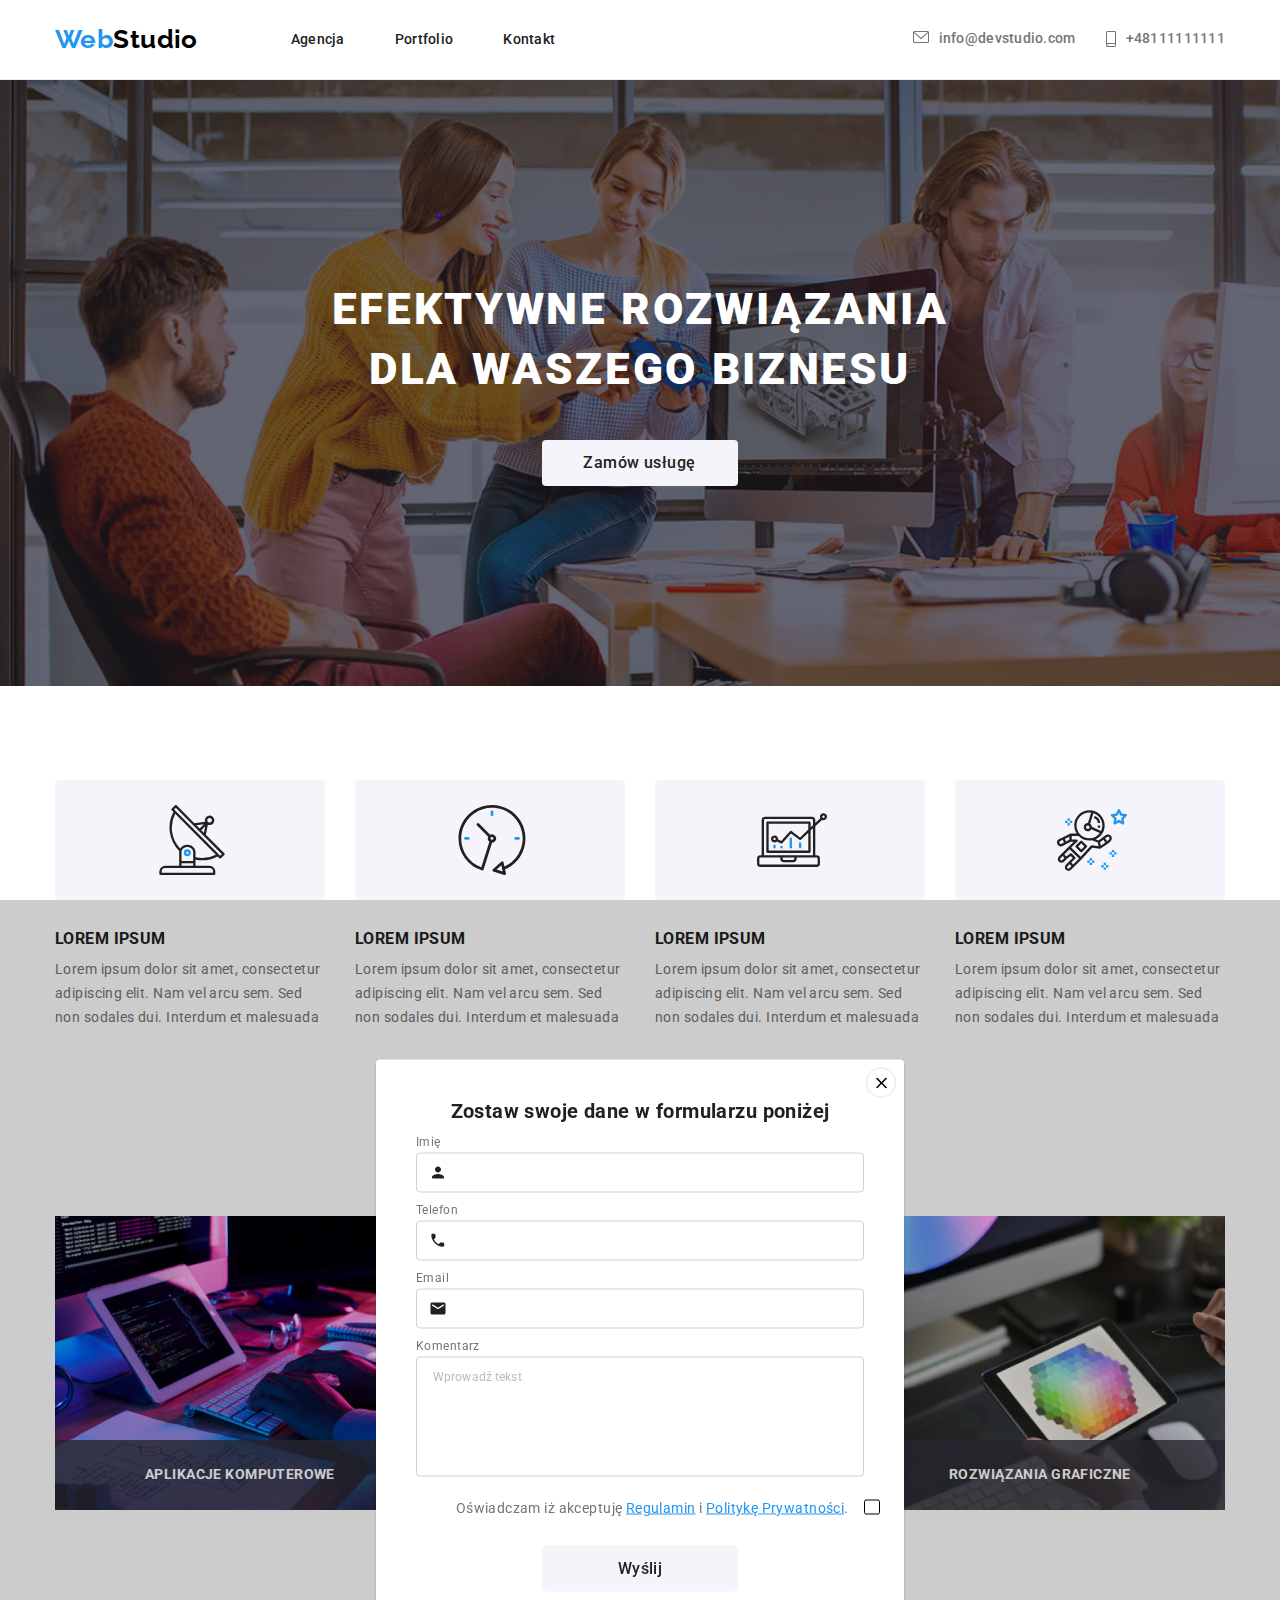
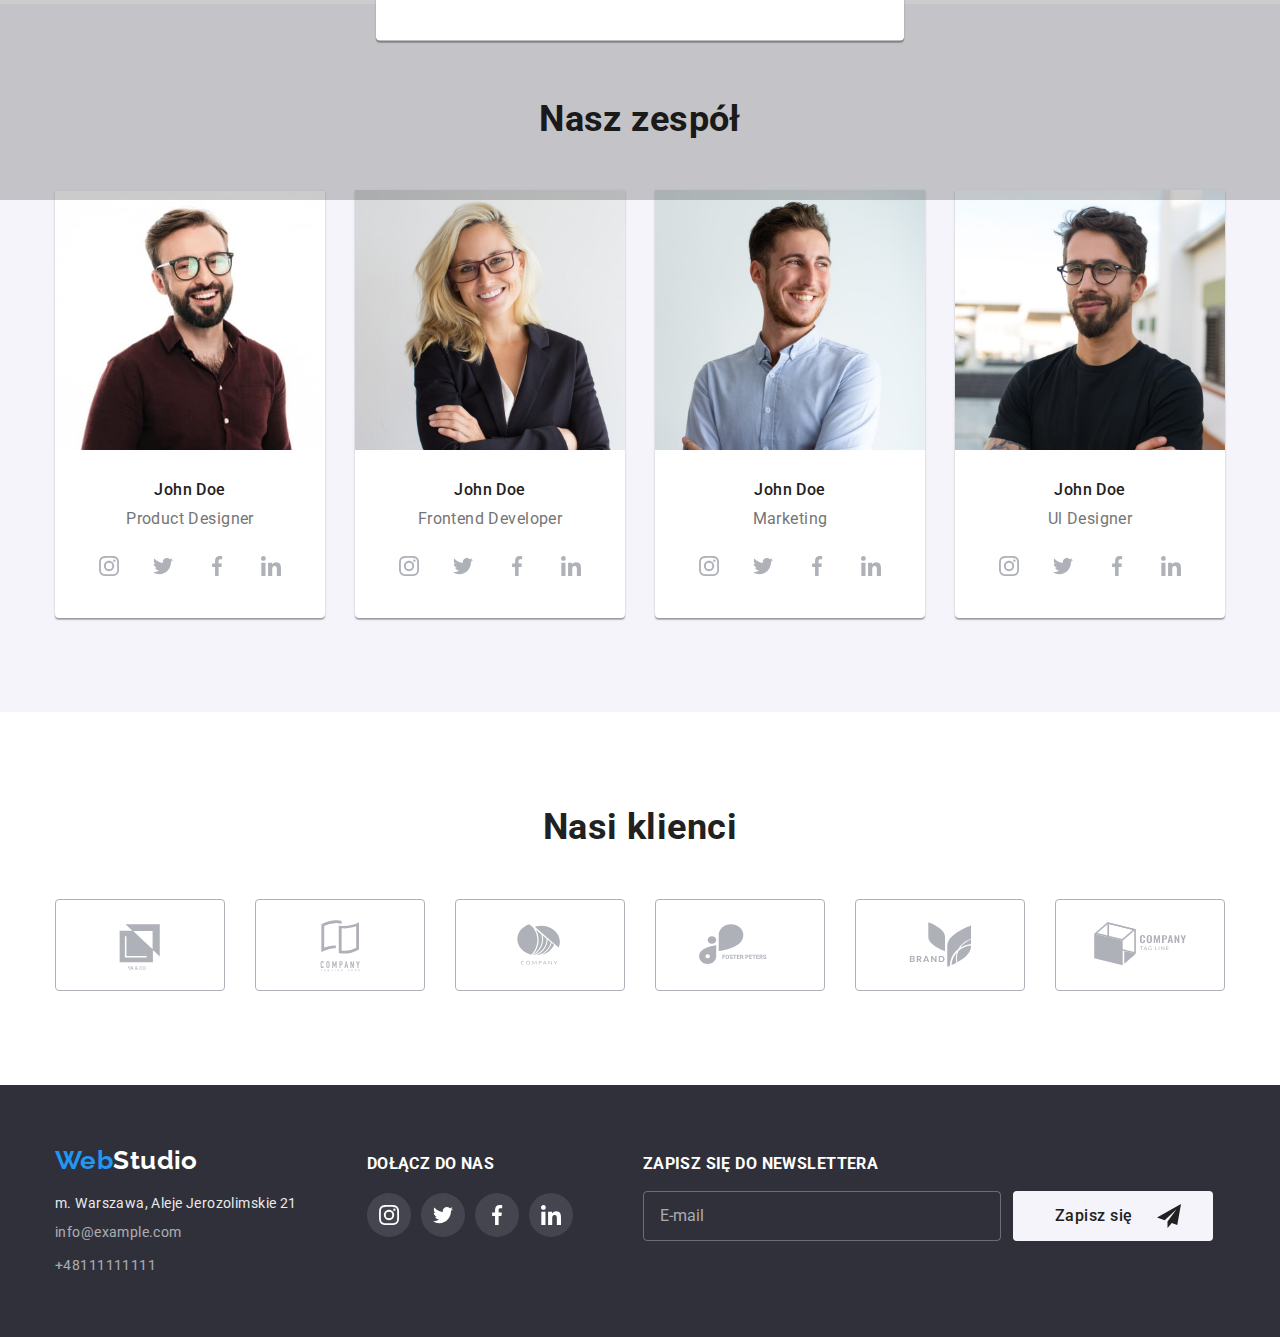
<file: index.html>
<!DOCTYPE html>
<html lang="en">
  <head>
    <meta charset="UTF-8" />
    <meta http-equiv="X-UA-Compatible" content="IE=edge" />
    <meta name="viewport" content="width=device-width, initial-scale=1.0" />
    <link
      rel="stylesheet"
      href="https://cdnjs.cloudflare.com/ajax/libs/modern-normalize/1.1.0/modern-normalize.min.css"
      integrity="sha512-wpPYUAdjBVSE4KJnH1VR1HeZfpl1ub8YT/NKx4PuQ5NmX2tKuGu6U/JRp5y+Y8XG2tV+wKQpNHVUX03MfMFn9Q=="
      crossorigin="anonymous"
      referrerpolicy="no-referrer"
    />
    <link rel="stylesheet" href="./css/main.min.css" />
    <link rel="preconnect" href="https://fonts.googleapis.com" />
    <link rel="preconnect" href="https://fonts.gstatic.com" crossorigin />
    <link
      href="https://fonts.googleapis.com/css2?family=Raleway:wght@700&family=Roboto:wght@400;500;700;900&display=swap"
      rel="stylesheet"
    />
    <title>Studio</title>
  </head>
  <body>
    <header class="header">
      <div class="container header--flex">
      <nav class="headerNav">
          <a
            class="logo animation"
            href="#"
            target="_blank"
            title="WebStudio"
            ><span class="logo--highlight">Web</span>Studio
          </a>
          <ul class="list headerNav__list">
            <li>
              <a
                class="headerNav__item animation"
                href="#"
                target="_self"
                title="Agencja"
              >
                Agencja</a
              >
            </li>
            <li>
              <a
                class="headerNav__item animation"
                href="./portfolio.html"
                target="_self"
                title="Portfolio"
                >Portfolio</a
              >
            </li>
            <li>
              <a
                class="headerNav__item animation"
                href="#"
                target="_self"
                title="Kontakt"
                >Kontakt</a
              >
            </li>
          </ul>
        </nav>
        <ul class="list">
          <li class="headerContact">
            <a class="headerContact__item animation" href="mailto:info@devstudio.com"
              ><svg class="headerContact__icon" width="16" height="12">
                <use xlink:href="./images/icons.svg#icon-envelope"></use>
              </svg>info@devstudio.com</a
            >
          </li>
          <li class="headerContact">
            <a class="headerContact__item animation" href="tel:+48111111111"
              ><svg class="headerContact__icon" width="10" height="16">
                <use xlink:href="./images/icons.svg#icon-phone"></use>
              </svg>+48111111111</a
            >
          </li>
        </ul>
        </div> 
      </header>
    <main>
      <section class="orderSection">
        <div class="container">
          <h1 class="orderSection__header">
            EFEKTYWNE ROZWIĄZANIA DLA WASZEGO BIZNESU
          </h1>
          <button
            class="button orderSection__button"
            type="button"
            data-modal-open
          >
            Zamów usługę
          </button>
          <div class="backdrop is-hidden" data-modal>
            <div class="modal">
              <button class="modal__closeButton" type="submit" data-modal-close>
              <svg
                class="modal__closeIcon"
                >
              <use xlink:href="./images/icons.svg#icon-x" />
              </svg>
            </button>
              <p class="modal__header">Zostaw swoje dane w formularzu poniżej</p>
              <form>
                <div class="modalForm">
                  <label class="modalForm__label" for="name">Imię</label>
                  <fieldset class="modalForm__fieldset">
                    <svg class="modalForm__icon" width="18" height="18">
                      <use xlink:href="./images/icons.svg#icon-person-form" />
                    </svg>
                    <input
                      class="modalForm__input"
                      id="name"
                      type="text"
                      name="name"
                      required
                    />
                  </fieldset>
                </div>
                <div class="modalForm">
                  <label class="modalForm__label" for="phone">Telefon</label>
                  <fieldset class="modalForm__fieldset">
                    <svg class="modalForm__icon" width="18" height="18">
                      <use xlink:href="./images/icons.svg#icon-phone-form" />
                    </svg>
                    <input
                      class="modalForm__input"
                      id="phone"
                      type="tel"
                      name="phone"
                      required
                    />
                  </fieldset>
                </div>
                <div class="modalForm">
                  <label class="modalForm__label" for="email">Email</label>
                  <fieldset class="modalForm__fieldset">
                    <svg class="modalForm__icon" width="18" height="18">
                      <use xlink:href="./images/icons.svg#icon-email-form" />
                    </svg>
                    <input
                      class="modalForm__input"
                      id="email"
                      type="email"
                      name="email"
                      required
                    />
                  </fieldset>
                </div>
                <label class="modalForm__label" for="comment">Komentarz</label>
                <textarea
                  class="modalForm__textarea"
                  id="comment"
                  name="comment"
                  placeholder="Wprowadź tekst"
                ></textarea>
                <label  class="modalAgreement">
                  <input class="modalAgreement__checkbox" type="checkbox" name="agreement" required />
                  <span class="modalAgreement__checked">
                    <svg class="modalAgreement__checkmark">
                      <use xlink:href="./images/icons.svg#icon-check" />
                    </svg>
                  </span>Oświadczam iż akceptuję
                  <a class="modalForm__link" href="#" target="_blank" title="Regulamin" >
                    Regulamin</a
                  >
                  i
                  <a class="modalForm__link" href="#" target="_blank" title="Polityka prywatności">
                    Politykę Prywatności</a
                  >.
                </label>
                <button class="button modalForm__button" type="submit">
                  Wyślij
                </button>
              </form>
            </div>
          </div>
        </div>
      </section>
      <div class="container">
        <section class="section">
          <ul class="list">
            <li>
              <div class="loremItem">
                <svg class="loremItem__icon" width="70" height="70">
                  <use xlink:href="./images/icons.svg#icon-antenna"></use>
                </svg>
              </div>
              <h3 class="loremItem__title">LOREM IPSUM</h3>
              <p class="loremItem__desc">
                Lorem ipsum dolor sit amet, consectetur adipiscing elit. Nam vel
                arcu sem. Sed non sodales dui. Interdum et malesuada
              </p>
            </li>
            <li>
              <div class="loremItem">
                <svg class="loremItem__icon" width="70" height="70">
                  <use xlink:href="./images/icons.svg#icon-clock"></use>
                </svg>
              </div>
              <h3 class="loremItem__title">LOREM IPSUM</h3>
              <p class="loremItem__desc">
                Lorem ipsum dolor sit amet, consectetur adipiscing elit. Nam vel
                arcu sem. Sed non sodales dui. Interdum et malesuada
              </p>
            </li>
            <li>
              <div class="loremItem">
                <svg class="loremItem__icon" width="70" height="70">
                  <use xlink:href="./images/icons.svg#icon-diagram"></use>
                </svg>
              </div>
              <h3 class="loremItem__title">LOREM IPSUM</h3>
              <p class="loremItem__desc">
                Lorem ipsum dolor sit amet, consectetur adipiscing elit. Nam vel
                arcu sem. Sed non sodales dui. Interdum et malesuada
              </p>
            </li>
            <li>
              <div class="loremItem">
                <svg class="loremItem__icon" width="70" height="70">
                  <use xlink:href="./images/icons.svg#icon-astronaut"></use>
                </svg>
              </div>
              <h3 class="loremItem__title">LOREM IPSUM</h3>
              <p class="loremItem__desc">
                Lorem ipsum dolor sit amet, consectetur adipiscing elit. Nam vel
                arcu sem. Sed non sodales dui. Interdum et malesuada
              </p>
            </li>
          </ul>
          <div class="services">
            <h2 class="sectionTitle">Czym się zajmujemy</h2>
            <ul class="list">
              <li class="services__photo">
                <img
                  src="./images/first-developer-at-work.jpg"
                  width="370"
                  height="294"
                  alt="zdjęcie programisty piszącego kod"
                  title="zdjęcie programisty piszącego kod"
                />
                <p class="services__desc">APLIKACJE KOMPUTEROWE</p>
              </li>
              <li class="services__photo">
                <img
                  src="./images/second-developer-at-work.jpg"
                  width="370"
                  height="294"
                  alt="zdjęcie programisty projektującego aplikację"
                  title="zdjęcie programisty projektującego aplikację"
                />
                <p class="services__desc">APLIKACJE MOBILNE</p>
              </li>
              <li class="services__photo">
                <img
                  src="./images/third-developer-at-work.jpg"
                  width="370"
                  height="294"
                  alt="zdjęcie programisty pracującego nad szatą graficzną"
                  title="zdjęcie programisty pracującego nad szatą graficzną"
                />
                <p class="services__desc">ROZWIĄZANIA GRAFICZNE</p>
              </li>
            </ul>
          </div>
        </section>
       </div>
      <div class="member">
      <section class="section">
        <div class="container">
          <h2 class="sectionTitle">Nasz zespół</h2>
          <ul class="list">
            <li class="member__card">
              <img
                src="./images/photo-product-designer.jpg"
                width="270"
                height="260"
                alt="zdjęcie Product Designera"
                title="zdjęcie Product Designera"
              />
              <div class="member__desc">
                <h3 class="member__name">John Doe</h3>
                <p class="member__role">Product Designer</p>
                <ul class="socials-icons">
                  <li>
                    <a
                      class="memberSocials"
                      href="#"
                      target="_blank"
                      title="John Doe Instagram"
                    >
                      <svg class="memberSocials__icon" width="20" height="20">
                        <use
                          xlink:href="./images/icons.svg#icon-instagram"
                        ></use>
                      </svg>
                    </a>
                  </li>
                  <li>
                    <a
                      class="memberSocials"
                      href="#"
                      target="_blank"
                      title="John Doe Twitter"
                    >
                      <svg class="memberSocials__icon" width="20" height="20">
                        <use xlink:href="./images/icons.svg#icon-twitter"></use>
                      </svg>
                    </a>
                  </li>
                  <li>
                    <a
                      class="memberSocials"
                      href="#"
                      target="_blank"
                      title="John Doe Facebook"
                    >
                      <svg class="memberSocials__icon" width="20" height="20">
                        <use
                          xlink:href="./images/icons.svg#icon-facebook"
                        ></use>
                      </svg>
                    </a>
                  </li>
                  <li>
                    <a
                      class="memberSocials"
                      href="#"
                      target="_blank"
                      title="John Doe In"
                    >
                      <svg class="memberSocials__icon" width="20" height="20">
                        <use
                          xlink:href="./images/icons.svg#icon-linkedin"
                        ></use>
                      </svg>
                    </a>
                  </li>
                </ul>
              </div>
            </li>
            <li class="member__card">
              <img
                src="./images/photo-frontend-developer.jpg"
                width="270"
                height="260"
                alt="zdjęcie Frontend Developera"
                title="zdjęcie Frontend Developera"
              />
              <div class="member__desc">
                <h3 class="member__name">John Doe</h3>
                <p class="member__role">Frontend Developer</p>
                <ul class="socials-icons">
                  <li>
                    <a
                      class="memberSocials"
                      href="#"
                      target="_blank"
                      title="John Doe Instagram"
                    >
                      <svg class="memberSocials__icon" width="20" height="20">
                        <use
                          xlink:href="./images/icons.svg#icon-instagram"
                        ></use>
                      </svg>
                    </a>
                  </li>
                  <li>
                    <a
                      class="memberSocials"
                      href="#"
                      target="_blank"
                      title="John Doe Twitter"
                    >
                      <svg class="memberSocials__icon" width="20" height="20">
                        <use xlink:href="./images/icons.svg#icon-twitter"></use>
                      </svg>
                    </a>
                  </li>
                  <li>
                    <a
                      class="memberSocials"
                      href="#"
                      target="_blank"
                      title="John Doe Facebook"
                    >
                      <svg class="memberSocials__icon" width="20" height="20">
                        <use
                          xlink:href="./images/icons.svg#icon-facebook"
                        ></use>
                      </svg>
                    </a>
                  </li>
                  <li>
                    <a
                      class="memberSocials"
                      href="#"
                      target="_blank"
                      title="John Doe In"
                    >
                      <svg class="memberSocials__icon" width="20" height="20">
                        <use
                          xlink:href="./images/icons.svg#icon-linkedin"
                        ></use>
                      </svg>
                    </a>
                  </li>
                </ul>
              </div>
            </li>
            <li class="member__card">
              <img
                src="./images/photo-marketing.jpg"
                width="270"
                height="260"
                alt="zdjęcie specjalisty ds marketingu"
                title="zdjęcie specjalisty ds marketingu"
              />
              <div class="member__desc">
                <h3 class="member__name">John Doe</h3>
                <p class="member__role">Marketing</p>
                <ul class="socials-icons">
                  <li>
                    <a
                      class="memberSocials"
                      href="#"
                      target="_blank"
                      title="John Doe Instagram"
                    >
                      <svg class="memberSocials__icon" width="20" height="20">
                        <use
                          xlink:href="./images/icons.svg#icon-instagram"
                        ></use>
                      </svg>
                    </a>
                  </li>
                  <li>
                    <a
                      class="memberSocials"
                      href="#"
                      target="_blank"
                      title="John Doe Twitter"
                    >
                      <svg class="memberSocials__icon" width="20" height="20">
                        <use xlink:href="./images/icons.svg#icon-twitter"></use>
                      </svg>
                    </a>
                  </li>
                  <li>
                    <a
                      class="memberSocials"
                      href="#"
                      target="_blank"
                      title="John Doe Facebook"
                    >
                      <svg class="memberSocials__icon" width="20" height="20">
                        <use
                          xlink:href="./images/icons.svg#icon-facebook"
                        ></use>
                      </svg>
                    </a>
                  </li>
                  <li>
                    <a
                      class="memberSocials"
                      href="#"
                      target="_blank"
                      title="John Doe In"
                    >
                      <svg class="memberSocials__icon" width="20" height="20">
                        <use
                          xlink:href="./images/icons.svg#icon-linkedin"
                        ></use>
                      </svg>
                    </a>
                  </li>
                </ul>
              </div>
            </li>
            <li class="member__card">
              <img
                src="./images/photo-ul-designer.jpg"
                width="270"
                height="260"
                alt="zdjęcie Ul Designera"
                title="zdjęcie Ul Designera"
              />
              <div class="member__desc">
                <h3 class="member__name">John Doe</h3>
                <p class="member__role">Ul Designer</p>
                <ul class="socials-icons">
                  <li>
                    <a
                      class="memberSocials"
                      href="#"
                      target="_blank"
                      title="John Doe Instagram"
                    >
                      <svg class="memberSocials__icon" width="20" height="20">
                        <use
                          xlink:href="./images/icons.svg#icon-instagram"
                        ></use>
                      </svg>
                    </a>
                  </li>
                  <li>
                    <a
                      class="memberSocials"
                      href="#"
                      target="_blank"
                      title="John Doe Twitter"
                    >
                      <svg class="memberSocials__icon" width="20" height="20">
                        <use xlink:href="./images/icons.svg#icon-twitter"></use>
                      </svg>
                    </a>
                  </li>
                  <li>
                    <a
                      class="memberSocials"
                      href="#"
                      target="_blank"
                      title="John Doe Facebook"
                    >
                      <svg class="memberSocials__icon" width="20" height="20">
                        <use
                          xlink:href="./images/icons.svg#icon-facebook"
                        ></use>
                      </svg>
                    </a>
                  </li>
                  <li>
                    <a
                      class="memberSocials"
                      href="#"
                      target="_blank"
                      title="John Doe In"
                    >
                      <svg class="memberSocials__icon" width="20" height="20">
                        <use
                          xlink:href="./images/icons.svg#icon-linkedin"
                        ></use>
                      </svg>
                    </a>
                  </li>
                </ul>
              </div>
            </li>
          </ul>
        </div>
      </section>
    </div>
      <section class="section">
        <div class="container">
          <h2 class="sectionTitle">Nasi klienci</h2>
          <ul class="list">
            <li>
              <a
                class="clientLogo"
                href="#"
                target="_blank"
                title="First client site"
              >
                <svg class="clientLogo__icon">
                  <use xlink:href="./images/icons.svg#icon-client-first"></use>
                </svg>
              </a>
            </li>
            <li>
              <a
                class="clientLogo"
                href="#"
                target="_blank"
                title="Second client site"
              >
                <svg class="clientLogo__icon">
                  <use xlink:href="./images/icons.svg#icon-client-second"></use>
                </svg>
              </a>
            </li>
            <li>
              <a
                class="clientLogo"
                href="#"
                target="_blank"
                title="Third client site"
              >
                <svg class="clientLogo__icon">
                  <use xlink:href="./images/icons.svg#icon-client-third"></use>
                </svg>
              </a>
            </li>
            <li>
              <a
                class="clientLogo"
                href="#"
                target="_blank"
                title="Fourth client site"
              >
                <svg class="clientLogo__icon">
                  <use xlink:href="./images/icons.svg#icon-client-fourth"></use>
                </svg>
              </a>
            </li>
            <li>
              <a
                class="clientLogo"
                href="#"
                target="_blank"
                title="Fifth client site"
              >
                <svg class="clientLogo__icon">
                  <use xlink:href="./images/icons.svg#icon-client-fifth"></use>
                </svg>
              </a>
            </li>
            <li>
              <a
                class="clientLogo"
                href="#"
                target="_blank"
                title="Sixth client site"
              >
                <svg class="clientLogo__icon">
                  <use xlink:href="./images/icons.svg#icon-cilent-sixth"></use>
                </svg>
              </a>
            </li>
          </ul>
        </div>
      </section>
    </main>
    <footer class="footer">
      <div class="container footer--flex">
        <div>
          <a
            class="logo animation"
            href="#"
            target="_blank"
            title="WebStudio"
            ><span class="logo--highlight">Web</span
            ><span class="logo--whitening">Studio</span></a
          >
          <ul class="footerContact">
            <li>
              <address class="footerContact__item--address-style">
                m. Warszawa, Aleje Jerozolimskie 21
              </address>
            </li>
            <li>
              <a
                class="footerContact__item animation"
                href="mailto:info@example.com"
                >info@example.com</a
              >
            </li>
            <li>
              <a
                class="footerContact__item animation"
                href="tel:+48111111111"
                >+48111111111</a
              >
            </li>
          </ul>
        </div>
        <div>
          <h3 class="footerSocials__header">DOŁĄCZ DO NAS</h3>
          <ul class="socials-icons">
            <li>
              <a
                class="footerSocials"
                href="#"
                target="_blank"
                title="Instagram"
              >
                <svg class="footerSocials__icon" width="20" height="20">
                  <use xlink:href="./images/icons.svg#icon-instagram"></use>
                </svg>
              </a>
            </li>
            <li>
              <a class="footerSocials" href="#" target="_blank" title="Twitter">
                <svg class="footerSocials__icon" width="20" height="20">
                  <use xlink:href="./images/icons.svg#icon-twitter"></use>
                </svg>
              </a>
            </li>
            <li>
              <a
                class="footerSocials"
                href="#"
                target="_blank"
                title="Facebook"
              >
                <svg class="footerSocials__icon" width="20" height="20">
                  <use xlink:href="./images/icons.svg#icon-facebook"></use>
                </svg>
              </a>
            </li>
            <li>
              <a class="footerSocials" href="#" target="_blank" title="In">
                <svg class="footerSocials__icon" width="20" height="20">
                  <use xlink:href="./images/icons.svg#icon-linkedin"></use>
                </svg>
              </a>
            </li>
          </ul>
        </div>
        <form class="footerForm">
          <label class="footerForm__label" for="e-mail" 
            >ZAPISZ SIĘ DO NEWSLETTERA</label
          >
          <input
            id="e-mail"
            class="footerForm__input"
            type="email"
            name="email"
            placeholder="E-mail"
          />
          <button class="button footerForm__button" type="submit">
            Zapisz się
            <svg class="footerForm__icon" width="24" height="24">
              <use xlink:href="./images/icons.svg#icon-send"></use>
            </svg>
          </button>
        </form>
      </div>
    </footer>
    <script src="./js/modal.js"></script>
  </body>
</html>
</file>
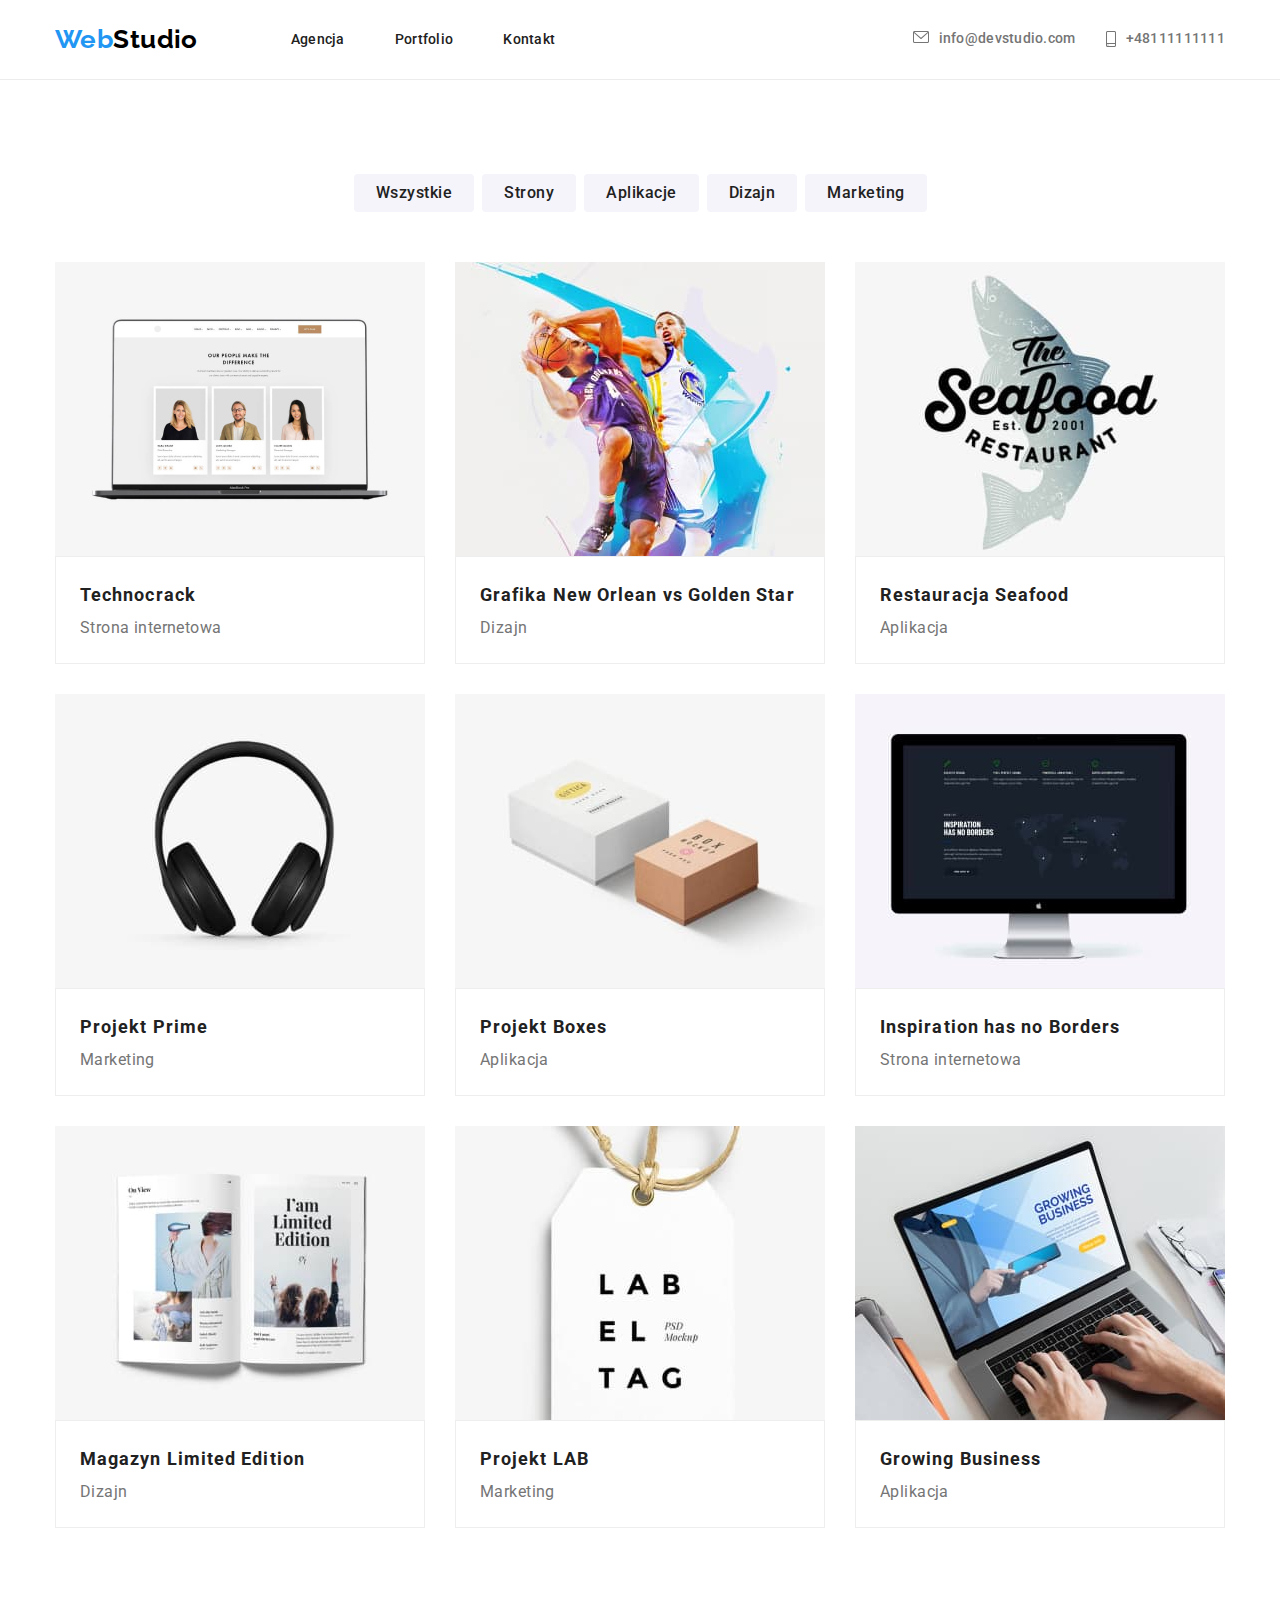
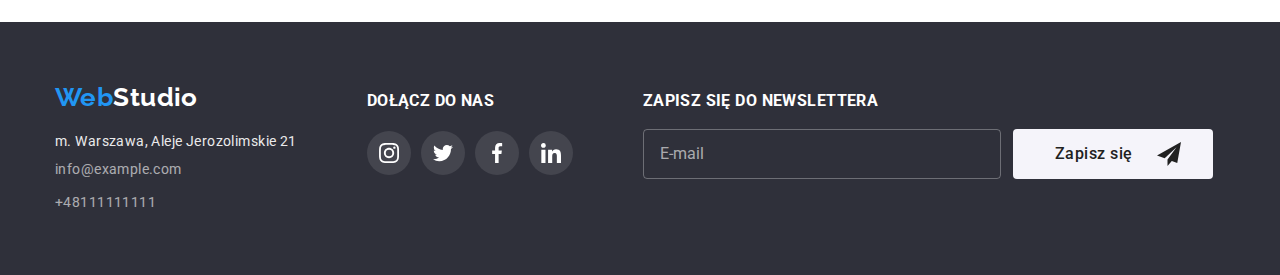
<file: portfolio.html>
<!DOCTYPE html>
<html lang="en">
  <head>
    <meta charset="UTF-8" />
    <meta http-equiv="X-UA-Compatible" content="IE=edge" />
    <meta name="viewport" content="width=device-width, initial-scale=1.0" />
    <title>Portfolio</title>
    <link rel="stylesheet" href="./css/main.min.css" />
    <link rel="preconnect" href="https://fonts.googleapis.com" />
    <link rel="preconnect" href="https://fonts.gstatic.com" crossorigin />
    <link
      href="https://fonts.googleapis.com/css2?family=Raleway:wght@700&family=Roboto:wght@400;500;700;900&display=swap"
      rel="stylesheet"
    />
  </head>
  <body>
    <header class="header">
      <div class="container header--flex">
      <headerNav class="headerNav">
          <a
            class="logo animation"
            href="#"
            target="_blank"
            title="WebStudio"
            ><span class="logo--highlight">Web</span>Studio
          </a>
          <ul class="list headerNav__list">
            <li>
              <a
                class="headerNav__item animation"
                href="./index.html"
                target="_self"
                title="Agencja"
              >
                Agencja</a
              >
            </li>
            <li>
              <a
                class="headerNav__item animation"
                href="#"
                target="_self"
                title="Portfolio"
                >Portfolio</a
              >
            </li>
            <li>
              <a
                class="headerNav__item animation"
                href="#"
                target="_self"
                title="Kontakt"
                >Kontakt</a
              >
            </li>
          </ul>
        </headerNav>
        <ul class="list">
          <li class="headerContact">
            <a class="headerContact__item animation" href="mailto:info@devstudio.com"
              ><svg class="headerContact__icon" width="16" height="12">
                <use xlink:href="./images/icons.svg#icon-envelope"></use>
              </svg>info@devstudio.com</a
            >
          </li>
          <li class="headerContact">
            <a class="headerContact__item animation" href="tel:+48111111111"
              ><svg class="headerContact__icon" width="10" height="16">
                <use xlink:href="./images/icons.svg#icon-phone"></use>
              </svg>+48111111111</a
            >
          </li>
        </ul>
        </div> 
      </header>
      <main class="container">
        <section class="section">
          <div class="portfolioNav">
          <ul class="list portfolioNav__list">
            <li>
              <button class="button" type="button">Wszystkie</button>
            </li>
            <li><button class="button" type="button">Strony</button></li>
            <li>
              <button class="button" type="button">Aplikacje</button>
            </li>
            <li><button class="button" type="button">Dizajn</button></li>
            <li>
              <button class="button" type="button">Marketing</button>
            </li>
          </ul>
          </div>
          <div class="project">
            <ul class="list project__list">
              <li>
                <a class="project__link" href="#">
                  <div class="project__photo">
                  <img
                    src="./images/photo-technocrack.jpg"
                    width="370"
                    height="294"
                    alt="strona startowa Technocrack"
                    title="zdjęcie strony startowej Technocrack"
                  />
                  <div class="overlay">
                    <p class="overlay__text">
                      Technocrack jest popularną platformą wykorzystywaną do
                      rozpowszechniania koronawirusa. Firmy wykorzystują tę
                      platformę do celów szpiegowskich i ataków na
                      niezabezpieczone serwery konkurencji
                    </p>
                  </div>
                  </div>
                  <div class="project__desc">
                    <h3 class="project__title">Technocrack</h3>
                    <p class="project__type">Strona internetowa</p>
                  </div>
                </a>
              </li>
              <li>
                <a class="project__link" href="#">
                  <div class="project__photo">
                    <img
                    src="./images/photo-basket.jpg"
                    width="370"
                    height="294"
                    alt="grafika New Orlean vs. Golden Star"
                    title="grafika New Orlean vs. Golden Star"
                    />
                    <div class="overlay">
                      <p class="overlay__text">
                      Technocrack jest popularną platformą wykorzystywaną do
                      rozpowszechniania koronawirusa. Firmy wykorzystują tę
                      platformę do celów szpiegowskich i ataków na
                      niezabezpieczone serwery konkurencji
                      </p>
                    </div>
                  </div>
                  <div class="project__desc">
                    <h3 class="project__title"
                      >Grafika New Orlean vs Golden Star</h3>
                    <p class="project__type">Dizajn</p>
                  </div>
                </a>
              </li>
              <li>
                <a class="project__link" href="#">
                  <div class="project__photo">
                  <img
                    src="./images/photo-seafood.jpg"
                    width="370"
                    height="294"
                    alt="logo restauracji Seafood"
                    title="logo restauracji Seafood"
                  />
                  <div class="overlay">
                    <p class="overlay__text">
                      Technocrack jest popularną platformą wykorzystywaną do
                      rozpowszechniania koronawirusa. Firmy wykorzystują tę
                      platformę do celów szpiegowskich i ataków na
                      niezabezpieczone serwery konkurencji
                    </p>
                  </div>
                </div>
                  <div class="project__desc">
                    <h3 class="project__title">Restauracja Seafood</h3>
                    <p class="project__type">Aplikacja</p>
                  </div>
                </a>
              </li>
              <li>
                <a class="project__link" href="#">
                  <div class="project__photo">
                  <img
                    src="./images/photo-headphones.jpg"
                    width="370"
                    height="294"
                    alt="zdjęcie słuchawek nausznych"
                    title="zdjęcie słuchawek nausznych"
                  />
                  <div class="overlay">
                    <p class="overlay__text">
                      Technocrack jest popularną platformą wykorzystywaną do
                      rozpowszechniania koronawirusa. Firmy wykorzystują tę
                      platformę do celów szpiegowskich i ataków na
                      niezabezpieczone serwery konkurencji
                    </p>
                  </div>
                </div>
                  <div class="project__desc">
                    <h3 class="project__title">Projekt Prime</h3>
                    <p class="project__type">Marketing</p>
                  </div>
                </a>
              </li>
              <li>
                <a class="project__link" href="#">
                  <div class="project__photo">
                  <img
                    src="./images/photo-boxes.jpg"
                    width="370"
                    height="294"
                    alt="zdjęcie opakowań"
                    title="zdjęcie opakowań"
                  />
                  <div class="overlay">
                    <p class="overlay__text">
                      Technocrack jest popularną platformą wykorzystywaną do
                      rozpowszechniania koronawirusa. Firmy wykorzystują tę
                      platformę do celów szpiegowskich i ataków na
                      niezabezpieczone serwery konkurencji
                    </p>
                  </div>
                  </div>
                  <div class="project__desc">
                    <h3 class="project__title">Projekt Boxes</h3>
                    <p class="project__type">Aplikacja</p>
                  </div>
                </a>
              </li>
              <li>
                <a class="project__link" href="#">
                  <div class="project__photo">
                  <img
                    src="./images/photo-noborders.jpg"
                    width="370"
                    height="294"
                    alt="zdjęcie strony startowej No Borders"
                    title="zdjęcie strony startowej No Borders"
                  />
                  <div class="overlay">
                    <p class="overlay__text">
                      Technocrack jest popularną platformą wykorzystywaną do
                      rozpowszechniania koronawirusa. Firmy wykorzystują tę
                      platformę do celów szpiegowskich i ataków na
                      niezabezpieczone serwery konkurencji
                    </p>
                  </div>
                  </div>
                  <div class="project__desc">
                    <h3 class="project__title"
                      >Inspiration has no Borders</h3
                    >
                    <p class="project__type">Strona internetowa</p>
                  </div>
                </a>
              </li>
              <li>
                <a class="project__link" href="#">
                  <div class="project__photo">
                  <img
                    src="./images/photo-magazyn.jpg"
                    width="370"
                    height="294"
                    alt="zdjęcie magazynu Limited Edition"
                    title="zdjęcie magazynu Limited Edition"
                  />
                  <div class="overlay">
                    <p class="overlay__text">
                      Technocrack jest popularną platformą wykorzystywaną do
                      rozpowszechniania koronawirusa. Firmy wykorzystują tę
                      platformę do celów szpiegowskich i ataków na
                      niezabezpieczone serwery konkurencji
                    </p>
                  </div>
                  </div>
                  <div class="project__desc">
                    <h3 class="project__title">
                      Magazyn Limited Edition</h3
                    >
                    <p class="project__type">Dizajn</p>
                  </div>
                </a>
              </li>
              <li>
                <a class="project__link" href="#">
                  <div class="project__photo">
                  <img
                    src="./images/photo-lab.jpg"
                    width="370"
                    height="294"
                    alt="zdjęcie etykiety LAB"
                    title="zdjęcie etykiety LAB"
                  />
                  <div class="overlay">
                    <p class="overlay__text">
                      Technocrack jest popularną platformą wykorzystywaną do
                      rozpowszechniania koronawirusa. Firmy wykorzystują tę
                      platformę do celów szpiegowskich i ataków na
                      niezabezpieczone serwery konkurencji
                    </p>
                  </div>
                  </div>
                  <div class="project__desc">
                    <h3 class="project__title">Projekt LAB</h3>
                    <p class="project__type">Marketing</p>
                  </div>
                </a>
              </li>
              <li>
                <a class="project__link" href="#">
                  <div class="project__photo">
                  <img
                    src="./images/photo-business.jpg"
                    width="370"
                    height="294"
                    alt="zdjęcie aplikacji Growing Business"
                    title="zdjęcie aplikacji Growing Business"
                  />
                  <div class="overlay">
                    <p class="overlay__text">
                      Technocrack jest popularną platformą wykorzystywaną do
                      rozpowszechniania koronawirusa. Firmy wykorzystują tę
                      platformę do celów szpiegowskich i ataków na
                      niezabezpieczone serwery konkurencji
                    </p>
                  </div>
                  </div>
                  <div class="project__desc">
                    <h3 class="project__title">Growing Business</h3>
                    <p class="project__type">Aplikacja</p>
                  </div>
                </a>
              </li>
            </ul>
          </div>
        </section>
      </main>
      <footer class="footer">
        <div class="container footer--flex">
          <div>
            <a
              class="logo animation"
              href="#"
              target="_blank"
              title="WebStudio"
              ><span class="logo--highlight">Web</span
              ><span class="logo--whitening">Studio</span></a
            >
            <ul class="footerContact">
              <li>
                <address class="footerContact__item--address-style">
                  m. Warszawa, Aleje Jerozolimskie 21
                </address>
              </li>
              <li>
                <a
                  class="footerContact__item animation"
                  href="mailto:info@example.com"
                  >info@example.com</a
                >
              </li>
              <li>
                <a
                  class="footerContact__item animation"
                  href="tel:+48111111111"
                  >+48111111111</a
                >
              </li>
            </ul>
          </div>
          <div>
            <h3 class="footerSocials__header">DOŁĄCZ DO NAS</h3>
            <ul class="socials-icons">
              <li>
                <a
                  class="footerSocials"
                  href="#"
                  target="_blank"
                  title="Instagram"
                >
                  <svg class="footerSocials__icon" width="20" height="20">
                    <use xlink:href="./images/icons.svg#icon-instagram"></use>
                  </svg>
                </a>
              </li>
              <li>
                <a class="footerSocials" href="#" target="_blank" title="Twitter">
                  <svg class="footerSocials__icon" width="20" height="20">
                    <use xlink:href="./images/icons.svg#icon-twitter"></use>
                  </svg>
                </a>
              </li>
              <li>
                <a
                  class="footerSocials"
                  href="#"
                  target="_blank"
                  title="Facebook"
                >
                  <svg class="footerSocials__icon" width="20" height="20">
                    <use xlink:href="./images/icons.svg#icon-facebook"></use>
                  </svg>
                </a>
              </li>
              <li>
                <a class="footerSocials" href="#" target="_blank" title="In">
                  <svg class="footerSocials__icon" width="20" height="20">
                    <use xlink:href="./images/icons.svg#icon-linkedin"></use>
                  </svg>
                </a>
              </li>
            </ul>
          </div>
          <form class="footerForm">
            <label class="footerForm__label" for="e-mail" 
              >ZAPISZ SIĘ DO NEWSLETTERA</label
            >
            <input
              id="e-mail"
              class="footerForm__input"
              type="email"
              name="email"
              placeholder="E-mail"
            />
            <button class="button footerForm__button" type="submit">
              Zapisz się
              <svg class="footerForm__icon" width="24" height="24">
                <use xlink:href="./images/icons.svg#icon-send"></use>
              </svg>
            </button>
          </form>
        </div>
      </footer>
  </body>
</html>
</file>
<file: css/main.min.css>
.is-hidden{transform:translateY(100%)}/*! modern-normalize v1.1.0 | MIT License | https://github.com/sindresorhus/modern-normalize */*,::before,::after{box-sizing:border-box}html{line-height:1.15;-webkit-text-size-adjust:100%;-moz-tab-size:4;-o-tab-size:4;tab-size:4}body{margin:0;font-family:system-ui,-apple-system,"Segoe UI",Roboto,Helvetica,Arial,sans-serif,"Apple Color Emoji","Segoe UI Emoji"}hr{height:0;color:inherit}abbr[title]{-webkit-text-decoration:underline dotted;text-decoration:underline dotted}b,strong{font-weight:bolder}code,kbd,samp,pre{font-family:ui-monospace,SFMono-Regular,Consolas,"Liberation Mono",Menlo,monospace;font-size:1em}Socialsall{font-size:80%}sub,sup{font-size:75%;line-height:0;position:relative;vertical-align:baseline}sub{bottom:-0.25em}sup{top:-0.5em}table{text-indent:0;border-color:inherit}button,input,optgroup,select,textarea{font-family:inherit;font-size:100%;line-height:1.15;margin:0}button,select{text-transform:none}button,[type=button],[type=reset],[type=submit]{-webkit-appearance:button}::-moz-focus-inner{border-style:none;padding:0}:-moz-focusring{outline:1px dotted ButtonText}:-moz-ui-invalid{box-shadow:none}legend{padding:0}progress{vertical-align:baseline}::-webkit-inner-spin-button,::-webkit-outer-spin-button{height:auto}[type=search]{-webkit-appearance:textfield;outline-offset:-2px}::-webkit-search-decoration{-webkit-appearance:none}::-webkit-file-upload-button{-webkit-appearance:button;font:inherit}summary{display:list-item}body{font-family:"Roboto","Raleway",sans-serif;color:var(--black-primary);background-color:var(--white);font-size:14px;letter-spacing:.03em}h1,h2,h3,h4,h5,h6,p{margin:0;padding:0}ul,ol{list-style:none;padding-left:0;margin:0}a{text-decoration:none;color:inherit}img{display:block;max-width:100%;height:auto}button{display:block;cursor:pointer;border:none;border-radius:4px}:root{--black-primary: #212121;--grey-primary: #757575;--grey-secondary: #2f303a;--white: #ffffff;--blue: #2196f3;--blue-secondary: #f5f4fa;--black: #000000}.backdrop{position:fixed;left:0;top:0;width:100%;height:100%;background-color:rgba(0,0,0,.2);transition:transform .35s;z-index:2}.animation{transition-property:color;transition-duration:250ms;transition-timing-function:cubic-bezier(0.4, 0, 0.2, 1)}.animation:hover,.animation:focus{color:var(--blue)}.container{width:1200px;margin:auto;padding-right:15px;padding-left:15px}.section{padding-top:94px;padding-bottom:94px}.list{display:flex;align-items:center;margin-left:auto;gap:30px}.logo{font-family:"Raleway";font-weight:700;font-size:26px;line-height:1.19;color:var(--black);margin-right:93px;margin-top:24px;margin-bottom:24px}.logo--highlight{color:var(--blue)}.logo--whitening{color:var(--white)}.button{background:var(--blue-secondary);font-weight:500;font-size:16px;line-height:1.63;margin:0 auto;letter-spacing:.03em;color:var(--black-primary);padding-top:6px;padding-bottom:6px;padding-right:22px;padding-left:22px;transition-property:color,box-shadow,background-color;transition-duration:250ms;transition-timing-function:cubic-bezier(0.4, 0, 0.2, 1)}.button:visited,.button:focus,.button:hover{background-color:var(--blue);box-shadow:0px 3px 1px rgba(0,0,0,.1),0px 1px 2px rgba(0,0,0,.08),0px 2px 2px rgba(0,0,0,.12);color:var(--white)}.sectionTitle{font-weight:700;font-size:36px;line-height:1.17;text-align:center;margin-bottom:50px}.socials-icons{display:flex;justify-content:center;gap:10px;transition-duration:250ms;transition-timing-function:cubic-bezier(0.4, 0, 0.2, 1)}.header{border-bottom:solid 1px #ececec;width:100%}.header--flex{display:flex}.headerNav{display:flex}.headerNav__list{gap:50px}.headerNav__item{font-weight:500;line-height:1.14;letter-spacing:.02em;color:inherit;position:relative}.headerNav__item::after{content:"";position:absolute;bottom:-29px;left:0px;height:4px;background-color:var(--blue);border-radius:2px;width:0;transition-property:width}.headerNav__item:focus:after,.headerNav__item:active:after{width:100%}.headerContact{gap:10px}.headerContact__item{color:var(--grey-primary);font-weight:500;line-height:1.14;letter-spacing:.02em;display:flex;gap:10px}.headerContact__icon{fill:currentColor;transition-property:fill;transition-duration:250ms;transition-timing-function:cubic-bezier(0.4, 0, 0.2, 1)}.headerContact__icon:hover,.headerContact__icon:focus{fill:var(--blue)}.orderSection{background-image:linear-gradient(rgba(47, 48, 58, 0.4), rgba(47, 48, 58, 0.4)),url(../images/background.jpg);background-size:cover;background-repeat:no-repeat;color:var(--white);text-align:center;max-width:1600px;margin:0 auto;padding-top:200px;padding-bottom:200px;align-items:center}.orderSection__header{font-weight:900;font-size:44px;line-height:1.36;text-align:center;letter-spacing:.06em;width:696px;margin:0 auto}.orderSection__button{padding-top:10px;padding-bottom:10px;padding-left:41px;padding-right:42px;margin-top:40px}.loremItem{width:270px;height:120px;background:#f5f4fa;border-radius:4px;margin-bottom:30px;padding:25px 102px}.loremItem__icon{display:flex;justify-items:center;text-align:center}.loremItem__title{font-weight:700;line-height:1.14;margin-bottom:10px}.loremItem__desc{line-height:1.71;color:var(--grey-primary)}.services{margin-top:94px}.services__photo{position:relative}.services__desc{font-weight:700;line-height:1.14;text-transform:uppercase;color:var(--white);position:absolute;bottom:0;width:370px;height:70px;display:flex;align-items:center;justify-content:center;background-color:rgba(47,48,58,.8);margin:0;z-index:1}.member{background:var(--blue-secondary)}.member__card{background-color:var(--white);text-align:center;box-shadow:0px 1px 3px rgba(0,0,0,.12),0px 1px 1px rgba(0,0,0,.14),0px 2px 1px rgba(0,0,0,.2);border-radius:0px 0px 4px 4px}.member__name{font-weight:500;font-size:16px;line-height:1.19}.member__role{font-size:16px;line-height:1.19;color:var(--grey-primary);margin-top:10px;margin-bottom:16px}.member__desc{padding:30px 0}.memberSocials{width:44px;height:44px;background-color:#fff;border-radius:50%;display:flex;justify-content:center;align-items:center;transition-property:background-color,color;transition-duration:250ms;transition-timing-function:cubic-bezier(0.4, 0, 0.2, 1);color:#afb1b8}.memberSocials:hover,.memberSocials:focus{background-color:#2196f3;color:var(--white)}.memberSocials__icon{fill:currentColor}.memberSocials__icon:hover,.memberSocials__icon:focus{fill:var(--white)}.clientLogo{width:170px;height:92px;border:1px solid currentColor;border-radius:4px;color:#afb1b8;display:flex;transition-property:color;transition-duration:250ms;transition-timing-function:cubic-bezier(0.4, 0, 0.2, 1)}.clientLogo:hover,.clientLogo:focus{color:var(--blue)}.clientLogo__icon{fill:currentColor}.footer{background-color:var(--grey-secondary);color:var(--white);padding-top:60px;padding-bottom:60px}.footer--flex{display:flex;align-items:baseline;gap:70px}.footerContact{display:flex;flex-direction:column;gap:9px;margin-top:20px}.footerContact__item{line-height:1.71;color:var(--white);opacity:60%}.footerContact__item--address-style{font-style:inherit;opacity:.9}.footerSocials{background-color:rgba(255,255,255,.1);width:44px;height:44px;border-radius:50%;display:flex;color:var(--white);justify-content:center;align-items:center;padding:0;transition-property:background-color;transition-duration:250ms;transition-timing-function:cubic-bezier(0.4, 0, 0.2, 1)}.footerSocials:hover,.footerSocials:focus{background-color:var(--blue)}.footerSocials__header{margin-bottom:20px}.footerSocials__icon{fill:currentColor;display:block}.footerForm{position:relative;width:570px}.footerForm__label{font-weight:700;font-size:1.17em}.footerForm__button{position:absolute;right:0;bottom:0;width:200px;height:50px;display:flex;padding:10px 28px 10px 42px;align-items:center;gap:24px}.footerForm__icon{fill:currentColor}.footerForm__icon:hover,.footerForm__icon:focus{fill:var(--white)}.footerForm__input{width:358px;height:50px;border:1px solid rgba(255,255,255,.3);border-radius:4px;padding-left:16px;margin-top:18px;background-color:rgba(0,0,0,0);color:var(--white);outline:none}.footerForm__input::-moz-placeholder{font-size:16px;color:rgba(255,255,255,.6);line-height:1.25}.footerForm__input:-ms-input-placeholder{font-size:16px;color:rgba(255,255,255,.6);line-height:1.25}.footerForm__input::placeholder{font-size:16px;color:rgba(255,255,255,.6);line-height:1.25}.portfolioNav{width:572px;display:flex;margin:auto}.portfolioNav__list{gap:8px}.project{margin-top:50px}.project__list{flex-wrap:wrap}.project__title{font-weight:700;font-size:18px;line-height:2;letter-spacing:.06em}.project__type{font-size:16px;line-height:1.88;color:var(--grey-primary)}.project__photo{position:relative;overflow:hidden}.project__link{display:block}.project__link:hover,.project__link:focus{box-shadow:0px 1px 1px rgba(0,0,0,.12),0px 4px 4px rgba(0,0,0,.06),1px 4px 6px rgba(0,0,0,.16)}.project__link:hover .overlay{transform:translateY(0)}.project__desc{padding:20px 24px;border:solid 1px #eee}.overlay{position:absolute;width:100%;height:294px;bottom:0px;background-color:rgba(33,150,243,.9);transform:translateY(140%);transition-timing-function:cubic-bezier(0.4, 0, 0.2, 1);transition-duration:250ms}.overlay__text{position:absolute;top:49px;left:25px;right:45px;bottom:49px;font-size:18px;line-height:1.56;color:var(--white)}.modal{position:absolute;width:528px;height:581px;left:50%;top:50%;transform:translate(-50%, -50%);background-color:var(--white);box-shadow:0px 1px 3px rgba(0,0,0,.12),0px 1px 1px rgba(0,0,0,.14),0px 2px 1px rgba(0,0,0,.2);border-radius:4px;padding:40px}.modal__header{width:448px;height:23px;font-weight:700;font-size:20px;line-height:23px;text-align:center;color:var(--black-primary);margin-bottom:12px}.modal__closeIcon{width:11px;height:11px;display:flex;margin:auto}.modal__closeButton{width:30px;height:30px;border:1px solid rgba(0,0,0,.1);border-radius:50%;background-color:#fff;position:absolute;right:8px;top:8px}.modalForm{width:448px;height:58px;margin-bottom:10px}.modalForm__fieldset{display:flex;align-items:center;border:1px solid rgba(33,33,33,.2);border-radius:4px;background-color:rgba(0,0,0,0);color:var(--black-primary);width:100%;height:40px;margin-left:0px;margin-right:0px;padding:0px;transition-property:border-color;transition-duration:250ms;transition-timing-function:cubic-bezier(0.4, 0, 0.2, 1)}.modalForm__fieldset:focus{border-color:var(--blue)}.modalForm__fieldset:has(input:focus){border-color:var(--blue)}.modalForm__fieldset:has(input:focus) .modalForm__icon{fill:var(--blue)}.modalForm__label{font-size:12px;line-height:1.17;color:#757575;display:block;text-align:left;margin-bottom:4px}.modalForm__icon{fill:currentColor;margin-left:12px;margin-right:12px;transition-property:fill;transition-duration:250ms;transition-timing-function:cubic-bezier(0.4, 0, 0.2, 1)}.modalForm__input{border-color:rgba(0,0,0,0);background-color:rgba(0,0,0,0);width:400px;height:40px;padding:0px;margin:0px;border:0px}.modalForm__input:focus{outline:none}.modalForm__textarea{width:448px;height:120px;padding:12px 16px 12px 16px;margin-bottom:20px;border:1px solid rgba(33,33,33,.2);resize:none;border-radius:4px;outline:none;transition-property:border-color;transition-duration:250ms;transition-timing-function:cubic-bezier(0.4, 0, 0.2, 1)}.modalForm__textarea:focus{border-color:var(--blue)}.modalForm__textarea::-moz-placeholder{font-size:12px;line-height:1.17;letter-spacing:.01em;color:rgba(117,117,117,.5)}.modalForm__textarea:-ms-input-placeholder{font-size:12px;line-height:1.17;letter-spacing:.01em;color:rgba(117,117,117,.5)}.modalForm__textarea::placeholder{font-size:12px;line-height:1.17;letter-spacing:.01em;color:rgba(117,117,117,.5)}.modalForm__link{color:var(--blue);text-decoration:underline}.modalForm__button{padding:10px 76px;margin-top:30px}.modalAgreement{width:420px;height:24px;color:#757575;position:relative}.modalAgreement__checkbox{cursor:pointer;margin-right:8px;visibility:hidden}.modalAgreement__checkmark{fill:var(--white);width:13px;height:10px;margin-bottom:1px}.modalAgreement__checked{width:16px;height:15px;border:1.5px solid #000;border-radius:2px;position:absolute;left:0px;cursor:pointer;transition-property:border-color;transition-duration:250ms;transition-timing-function:cubic-bezier(0.4, 0, 0.2, 1)}.modalAgreement:has(input:checked) .modalAgreement__checked{border-color:var(--blue);background-color:var(--blue)}/*# sourceMappingURL=main.min.css.map */
</file>
